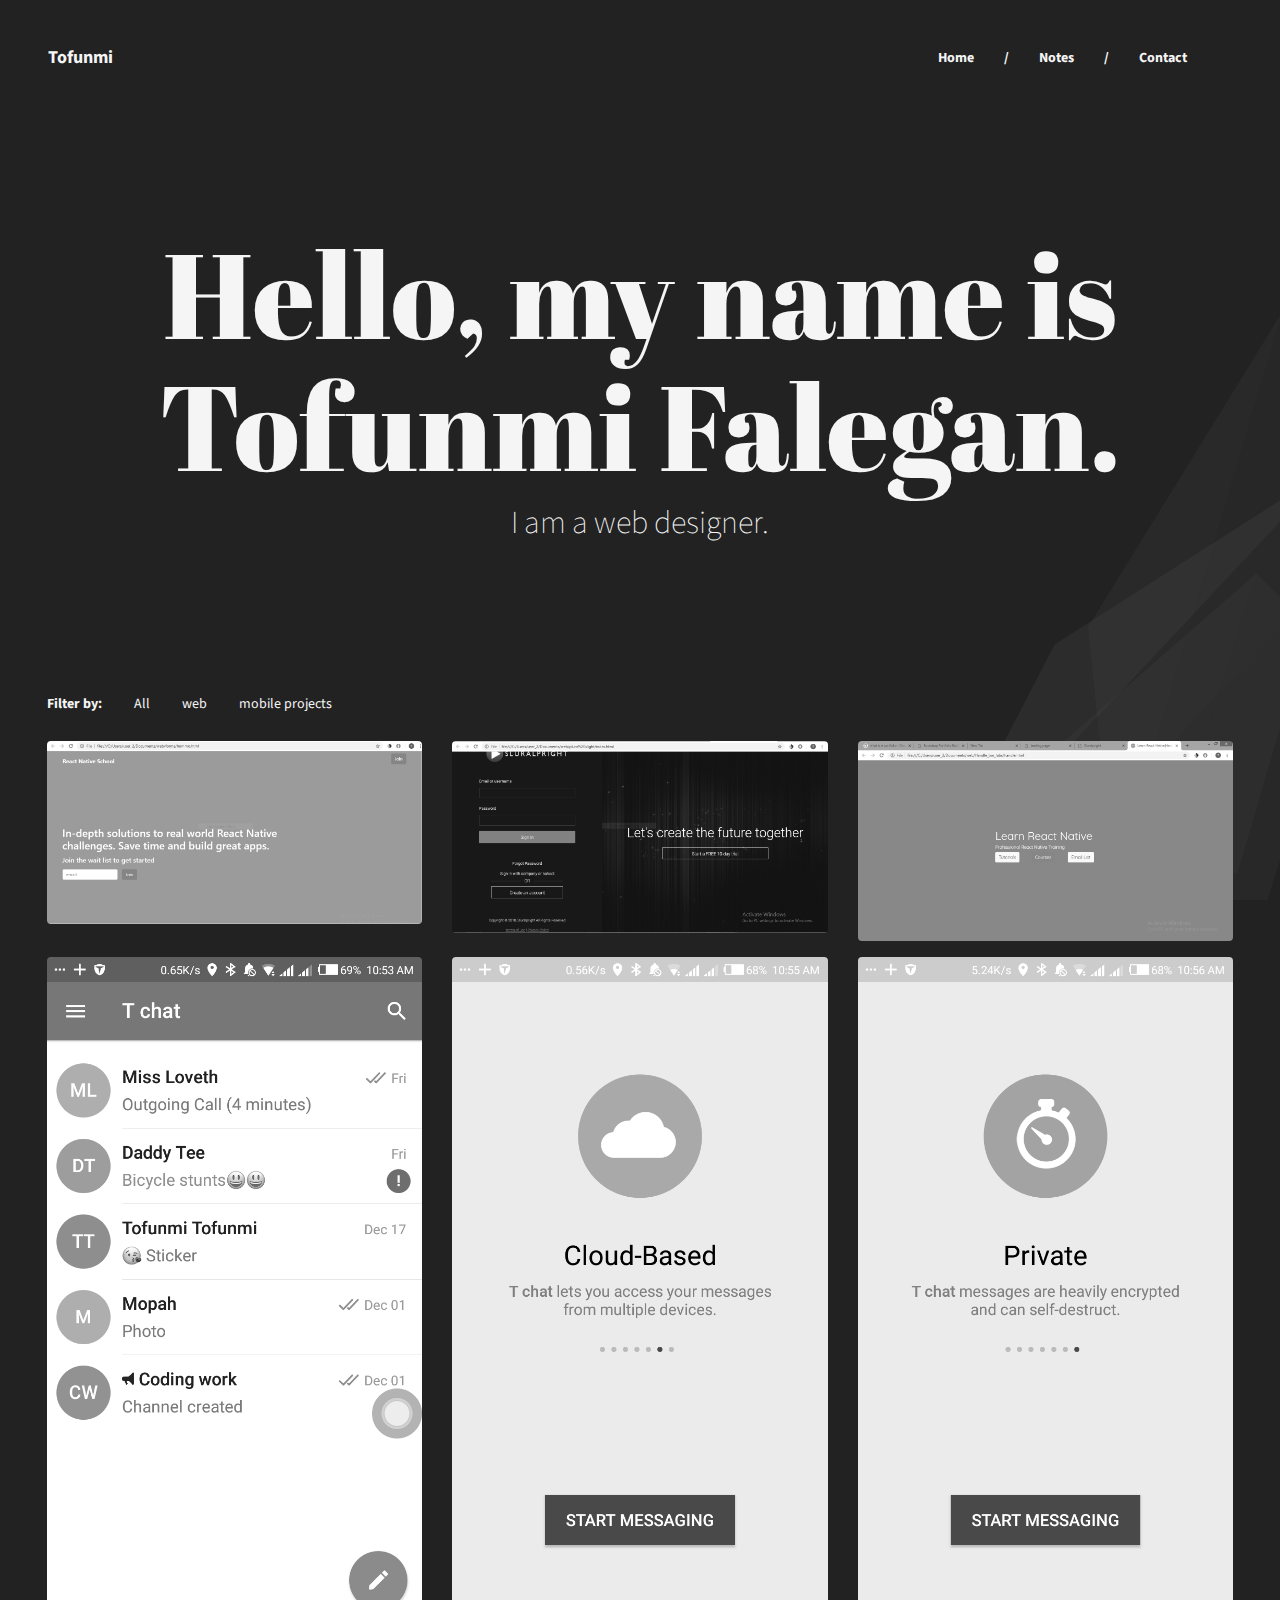
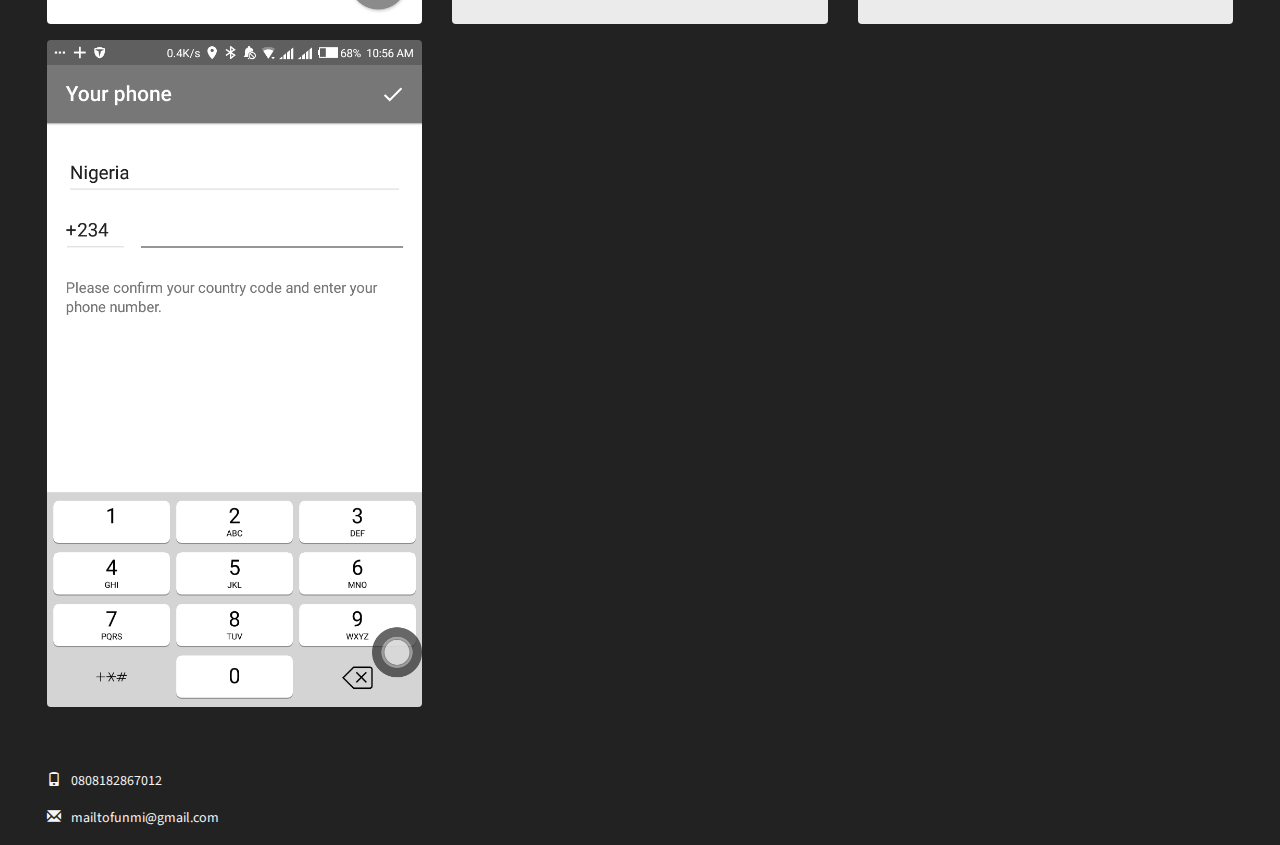
<file: index.html>
<!DOCTYPE html>
<!--[if lt IE 7]>      <html class="no-js lt-ie9 lt-ie8 lt-ie7"> <![endif]-->
<!--[if IE 7]>         <html class="no-js lt-ie9 lt-ie8"> <![endif]-->
<!--[if IE 8]>         <html class="no-js lt-ie9"> <![endif]-->
<!--[if gt IE 8]><!-->
<html class="no-js">
<!--<![endif]-->

<head>
  <meta charset="utf-8">
  <meta http-equiv="X-UA-Compatible" content="IE=edge">
  <title>Bootstrap Portfolio Build | Home</title>
  <meta name="description" content="">
  <meta name="viewport" content="width=device-width, initial-scale=1">
  <link rel="stylesheet" href="bower_components/bootstrap/dist/css/bootstrap.min.css">
  <link rel="stylesheet" href="css/style.css">
  <script src="js/vendor/modernizr-2.6.2.min.js"></script>
</head>

<body>
  <!--[if lt IE 7]>
            <p class="browsehappy">You are using an <strong>outdated</strong> browser. Please <a href="http://browsehappy.com/">upgrade your browser</a> to improve your experience.</p>
        <![endif]-->


  <nav class="navbar" role="navigation">
    <div class="container-fluid">
      <!-- Brand and toggle get grouped for better mobile display -->
      <div class="navbar-header">
        <button type="button" class="navbar-toggle collapsed" data-toggle="collapse" data-target="#bs-example-navbar-collapse-1">
          <span class="sr-only">Toggle navigation</span>
          <span class="icon-bar"></span>
          <span class="icon-bar"></span>
          <span class="icon-bar"></span>
        </button>
        <a class="navbar-brand" href="index.html">
          Tofunmi
        </a>
      </div>

      <!-- Collect the nav links, forms, and other content for toggling -->
      <div class="collapse navbar-collapse" id="bs-example-navbar-collapse-1">
        <ul class="nav navbar-nav navbar-right">
          <li><a href="index.html">Home</a></li>
          <li><a href="blog.html">Notes</a></li>
          <li><a href="contact.html">Contact</a></li>
        </ul>
      </div><!-- /.navbar-collapse -->
    </div><!-- /.container-fluid -->
  </nav>

  <div class="container-fluid text-center">
    <div class="jumbotron">
      <div class="row">
        <div class="col-md-10 col-md-offset-1">
          <h1>
            Hello, my name is Tofunmi Falegan.
          </h1>
          <p class="lead">
            I am a web designer.
          </p>
        </div>
      </div>
    </div>
  </div>

  <div class="filterable-portfolio container-fluid">

    <div class="row">
      <div class="col-md-12">
        <ul class="nav nav-pills portfolio-filter">
          <li class="portfolio-title">
            Filter by:
          </li>
          <li role="presentation">
            <a href="#" data-filter='*'>All</a>
          </li>
          <li role="presentation" >
            <a href="#" data-filter=".web">web</a>
          </li>
          <li role="presentation" >
            <a href="#" data-filter=".mobile">mobile projects</a>
          </li>
        </ul>
      </div>
    </div>

    <div class="portfolio-items row">

      <figure class="portfolio-item col-sm-4 item web">
        <a href="#">
          <img src="./img/first.PNG" class="img-responsive">
        </a>
      </figure>
      <figure class="portfolio-item col-sm-4 item web">
        <a href="#">
          <img src="./img/Capture.PNG" class="img-responsive">
        </a>
      </figure>
      <figure class="portfolio-item col-sm-4 item web">
        <a href="#">
          <img src="./img/third.PNG" class="img-responsive">
        </a>
      </figure>
      <figure class="portfolio-item col-sm-4 item mobile">
        <a href="#">
          <img src="./img/1.png" class="img-responsive">
        </a>
      </figure>
           <figure class="portfolio-item col-sm-4 item mobile">
        <a href="#">
          <img src="./img/3.png" class="img-responsive">
        </a>
      </figure>   
         <figure class="portfolio-item col-sm-4 item mobile">
        <a href="#">
          <img src="./img/4.png" class="img-responsive">
        </a>
      </figure>      <figure class="portfolio-item col-sm-4 item mobile">
        <a href="#">
          <img src="./img/5.png" class="img-responsive">
        </a>
      </figure>
    </div>

  </div>


  <footer class="container-fluid site-footer">
    <div class="row">
      <div class="col-md-12">

        <p>
          <span class="glyphicon glyphicon-phone" aria-hidden="true"></span> 0808182867012
        </p>
        <p>
          <span class="glyphicon glyphicon-envelope" aria-hidden="true"></span> mailtofunmi@gmail.com
        </p>

      </div>
    </div>
  </footer>


  <script src="http://ajax.googleapis.com/ajax/libs/jquery/1.10.2/jquery.min.js"></script>
  <script>
    window.jQuery || document.write('<script src="js/vendor/jquery-1.10.2.min.js"><\/script>')
  </script>
  <script src="bower_components/bootstrap/dist/js/bootstrap.min.js"></script>
  <script src="bower_components/isotope/dist/isotope.pkgd.min.js"></script>
  <script src="js/plugins.js"></script>
  <script src="js/main.js"></script>
</body>

</html>
</file>
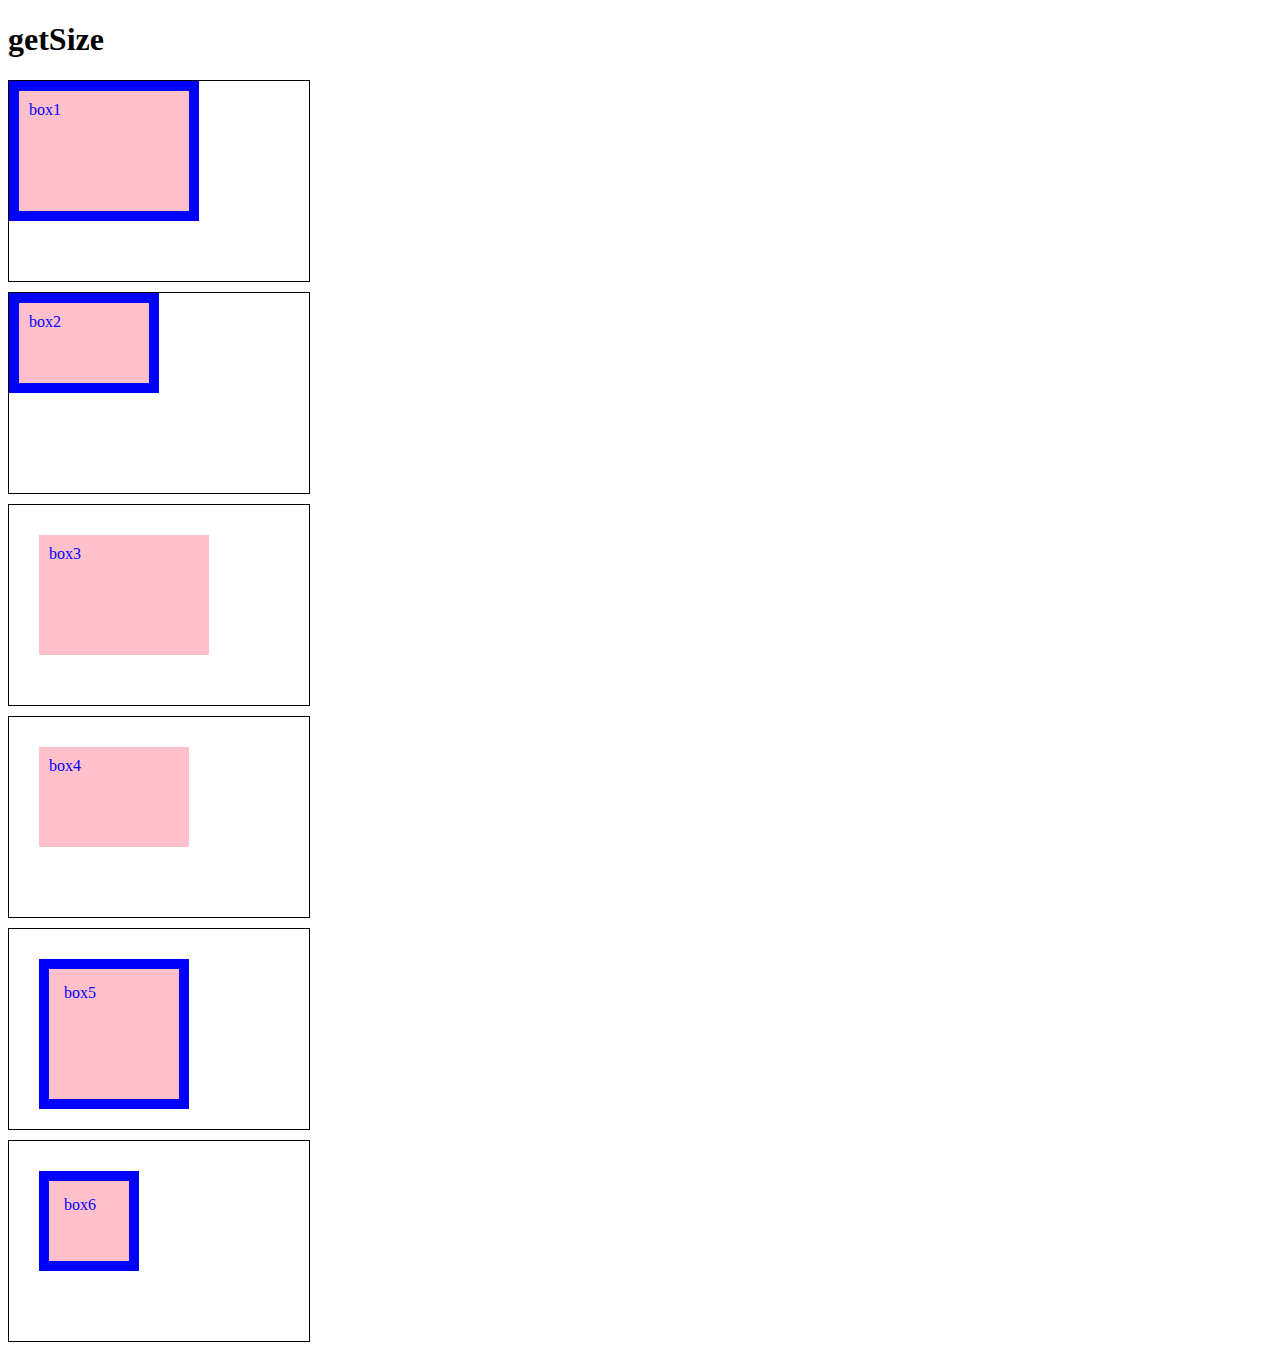
<file: bower_components/get-size/index.html>
<!doctype html>
<html>
<head>
  <meta charset="utf-8">

  <title>getSize</title>

  <style>
    .container {
      width: 300px;
      height: 200px;
      margin-bottom: 10px;
      border: 1px solid;
      position: relative;
    }

    .box {
      color: blue;
      background: pink;
    }

    .border-box {
      -webkit-box-sizing: border-box;
         -moz-box-sizing: border-box;
              box-sizing: border-box;
    }

    #box1, #box2 {
      width: 50%;
      height: 50%;
      border: 10px solid;
      padding: 10px;
    }

    #box3, #box4 {
       width: 50%;
       height: 50%;
       border: 0px solid;
       margin: 10%;
       padding: 10px;
     }

    #box5, #box6 {
       width: 100px;
       height: 100px;
       border: 10px solid;
       margin: 10%;
       padding: 5%;
     }

    </style>

</head>
<body>

  <h1>getSize</h1>

  <div class="container">
    <div id="box1" class="box">box1</div>
  </div>

  <div class="container">
    <div id="box2" class="box border-box">box2</div>
  </div>

  <div class="container">
    <div id="box3" class="box">box3</div>
  </div>

  <div class="container">
    <div id="box4" class="box border-box">box4</div>
  </div>

  <div class="container">
    <div id="box5" class="box">box5</div>
  </div>

  <div class="container">
    <div id="box6" class="box border-box">box6</div>
  </div>

  <script src="get-size.js"></script>

</body>
</html>
</file>
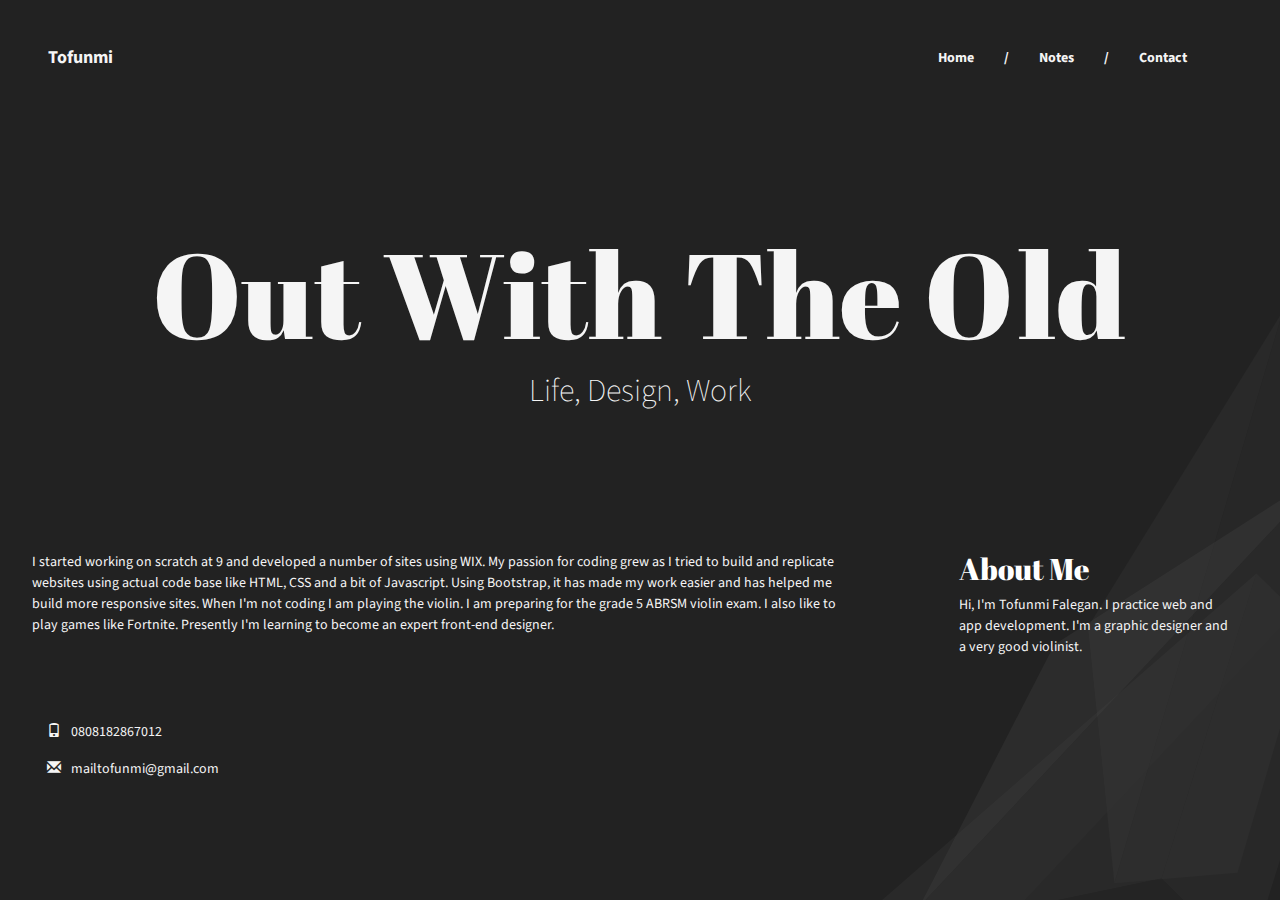
<file: blog.html>
<!DOCTYPE html>
<!--[if lt IE 7]>      <html class="no-js lt-ie9 lt-ie8 lt-ie7"> <![endif]-->
<!--[if IE 7]>         <html class="no-js lt-ie9 lt-ie8"> <![endif]-->
<!--[if IE 8]>         <html class="no-js lt-ie9"> <![endif]-->
<!--[if gt IE 8]><!-->
<html class="no-js">
<!--<![endif]-->

<head>
  <meta charset="utf-8">
  <meta http-equiv="X-UA-Compatible" content="IE=edge">
  <title>Bootstrap Portfolio Build | Blog</title>
  <meta name="description" content="">
  <meta name="viewport" content="width=device-width, initial-scale=1">
  <link rel="stylesheet" href="bower_components/bootstrap/dist/css/bootstrap.min.css">
  <link rel="stylesheet" href="css/style.css">
  <script src="js/vendor/modernizr-2.6.2.min.js"></script>
</head>

<body>
  <!--[if lt IE 7]>
            <p class="browsehappy">You are using an <strong>outdated</strong> browser. Please <a href="http://browsehappy.com/">upgrade your browser</a> to improve your experience.</p>
        <![endif]-->


  <nav class="navbar" role="navigation">
    <div class="container-fluid">
      <!-- Brand and toggle get grouped for better mobile display -->
      <div class="navbar-header">
        <button type="button" class="navbar-toggle collapsed" data-toggle="collapse" data-target="#bs-example-navbar-collapse-1">
          <span class="sr-only">Toggle navigation</span>
          <span class="icon-bar"></span>
          <span class="icon-bar"></span>
          <span class="icon-bar"></span>
        </button>
        <a class="navbar-brand" href="index.html">
          Tofunmi
        </a>
      </div>

      <!-- Collect the nav links, forms, and other content for toggling -->
      <div class="collapse navbar-collapse" id="bs-example-navbar-collapse-1">
        <ul class="nav navbar-nav navbar-right">
          <li><a href="index.html">Home</a></li>
          <li><a href="blog.html">Notes</a></li>
          <li><a href="contact.html">Contact</a></li>
        </ul>
      </div><!-- /.navbar-collapse -->
    </div><!-- /.container-fluid -->
  </nav>

  <div class="container-fluid text-center">
    <div class="jumbotron">
      <div class="row">
        <div class="col-md-10 col-md-offset-1">
          <h1>
            Out With The Old
          </h1>
          <p class="lead">
            Life, Design, Work
          </p>
        </div>
      </div>
    </div>
  </div>

  <div class="page-blog container-fluid">
    <div class="row">

      <aside class="sidebar col-md-3 col-md-offset-1 col-md-push-8">

        <div class="widget">
          <h2>About Me</h2>
          <p>
            Hi, I'm Tofunmi Falegan. I practice web and app development. I'm a graphic designer and a very good
            violinist.
          </p>
        </div>

       
      </aside>

      <div class="posts col-md-8 col-md-pull-4">

        <div class="row">
          <p>
            I started working on scratch at 9 and developed a number of sites using WIX.
            My passion for coding grew as I tried to build and replicate websites using actual code base like HTML,
            CSS and a bit of Javascript. Using Bootstrap, it has made my work easier and has helped me build more
            responsive sites.
            When I'm not coding I am playing the violin. I am preparing for the grade 5 ABRSM violin exam. I also like to play games like Fortnite.

            Presently I'm learning to become an expert front-end designer.
          </p>

        </div>
      </div>

    </div>
  </div>

  <footer class="container-fluid site-footer">
    <div class="row">
      <div class="col-md-12">

        <p>
          <span class="glyphicon glyphicon-phone" aria-hidden="true"></span> 0808182867012
        </p>
        <p>
          <span class="glyphicon glyphicon-envelope" aria-hidden="true"></span> mailtofunmi@gmail.com
        </p>

      </div>
    </div>
  </footer>


  <script src="http://ajax.googleapis.com/ajax/libs/jquery/1.10.2/jquery.min.js"></script>
  <script>
    window.jQuery || document.write('<script src="js/vendor/jquery-1.10.2.min.js"><\/script>')
  </script>
  <script src="bower_components/bootstrap/dist/js/bootstrap.min.js"></script>
  <script src="bower_components/isotope/dist/isotope.pkgd.min.js"></script>
  <script src="js/plugins.js"></script>
  <script src="js/main.js"></script>
</body>

</html>
</file>
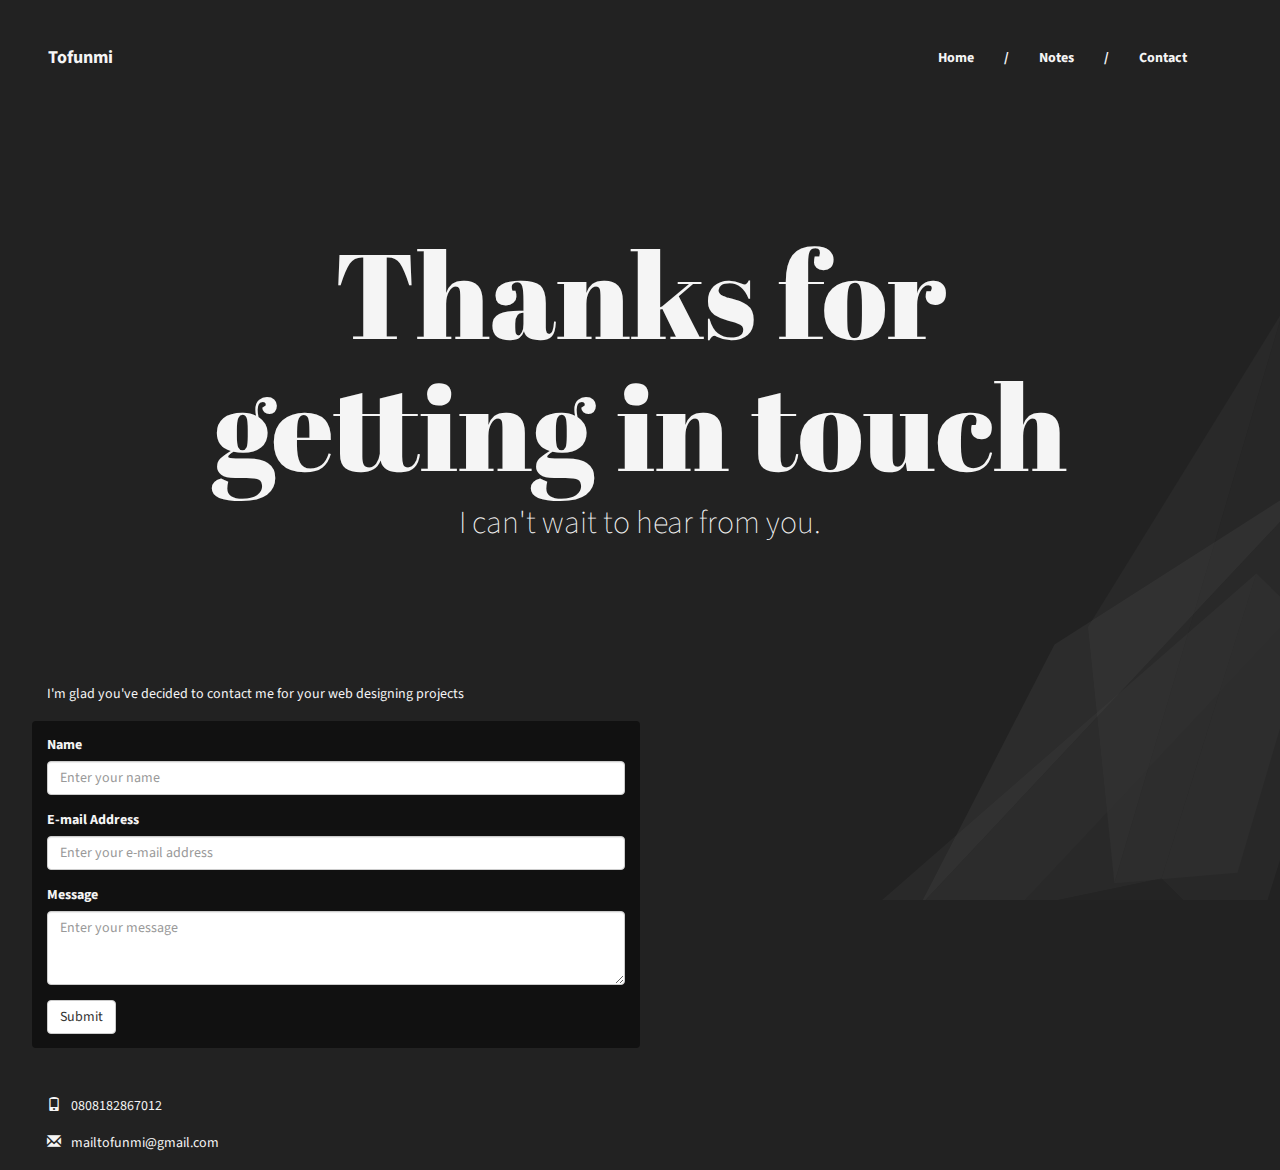
<file: contact.html>
<!DOCTYPE html>
<!--[if lt IE 7]>      <html class="no-js lt-ie9 lt-ie8 lt-ie7"> <![endif]-->
<!--[if IE 7]>         <html class="no-js lt-ie9 lt-ie8"> <![endif]-->
<!--[if IE 8]>         <html class="no-js lt-ie9"> <![endif]-->
<!--[if gt IE 8]><!--> <html class="no-js"> <!--<![endif]-->
    <head>
        <meta charset="utf-8">
        <meta http-equiv="X-UA-Compatible" content="IE=edge">
        <title>Bootstrap Portfolio Build | Contact</title>
        <meta name="description" content="">
        <meta name="viewport" content="width=device-width, initial-scale=1">
        <link rel="stylesheet" href="bower_components/bootstrap/dist/css/bootstrap.min.css">
        <link rel="stylesheet" href="css/style.css">
        <script src="js/vendor/modernizr-2.6.2.min.js"></script>
    </head>
    <body>
        <!--[if lt IE 7]>
            <p class="browsehappy">You are using an <strong>outdated</strong> browser. Please <a href="http://browsehappy.com/">upgrade your browser</a> to improve your experience.</p>
        <![endif]-->


        <nav class="navbar" role="navigation">
          <div class="container-fluid">
            <!-- Brand and toggle get grouped for better mobile display -->
            <div class="navbar-header">
              <button type="button" class="navbar-toggle collapsed" data-toggle="collapse" data-target="#bs-example-navbar-collapse-1">
                <span class="sr-only">Toggle navigation</span>
                <span class="icon-bar"></span>
                <span class="icon-bar"></span>
                <span class="icon-bar"></span>
              </button>
              <a class="navbar-brand" href="index.html">
                Tofunmi
              </a>
            </div>

            <!-- Collect the nav links, forms, and other content for toggling -->
            <div class="collapse navbar-collapse" id="bs-example-navbar-collapse-1">
              <ul class="nav navbar-nav navbar-right">
                <li><a href="index.html">Home</a></li>
                <li><a href="blog.html">Notes</a></li>
                <li><a href="contact.html">Contact</a></li>
              </ul>
            </div><!-- /.navbar-collapse -->
          </div><!-- /.container-fluid -->
        </nav>

        <div class="container-fluid text-center">
          <div class="jumbotron">
            <div class="row">
              <div class="col-md-10 col-md-offset-1">
                <h1>
                  Thanks for getting in touch
                </h1>
                <p class="lead">
                  I can't wait to hear from you.
                </p>
              </div>
            </div>
          </div>
        </div>

        <div class="page-contact container-fluid">

          <div class="row">
            <div class="col-md-6">
              <p>
                I'm glad you've decided to contact me for your web designing projects
              </p>
            </div>
          </div>

          <div class="row">
            <div class="contact-form col-md-6">

              <form role="form">
                <div class="form-group">
                  <label for="exampleInputName1">Name</label>
                  <input type="text" class="form-control" id="exampleInputName1" placeholder="Enter your name">
                </div>
                <div class="form-group">
                  <label for="exampleInputEmail1">E-mail Address</label>
                  <input type="email" class="form-control" id="exampleInputEmail1" placeholder="Enter your e-mail address">
                </div>
                <div class="form-group">
                  <label for="exampleTextareaMessage1">Message</label>
                  <textarea class="form-control" rows="3" id="exampleTextareaMessage1" placeholder="Enter your message"></textarea>
                </div>
                <button type="submit" class="btn btn-default">Submit</button>
              </form>

            </div>

          </div>
        </div>

        <footer class="container-fluid site-footer">
          <div class="row">
            <div class="col-md-12">

              <p>
                <span class="glyphicon glyphicon-phone" aria-hidden="true"></span> 0808182867012
              </p>
              <p>
                <span class="glyphicon glyphicon-envelope" aria-hidden="true"></span> mailtofunmi@gmail.com
              </p>

            </div>
          </div>
        </footer>

        <script src="http://ajax.googleapis.com/ajax/libs/jquery/1.10.2/jquery.min.js"></script>
        <script>window.jQuery || document.write('<script src="js/vendor/jquery-1.10.2.min.js"><\/script>')</script>
        <script src="bower_components/bootstrap/dist/js/bootstrap.min.js"></script>
        <script src="bower_components/isotope/dist/isotope.pkgd.min.js"></script>
        <script src="js/plugins.js"></script>
        <script src="js/main.js"></script>
    </body>
</html>
</file>
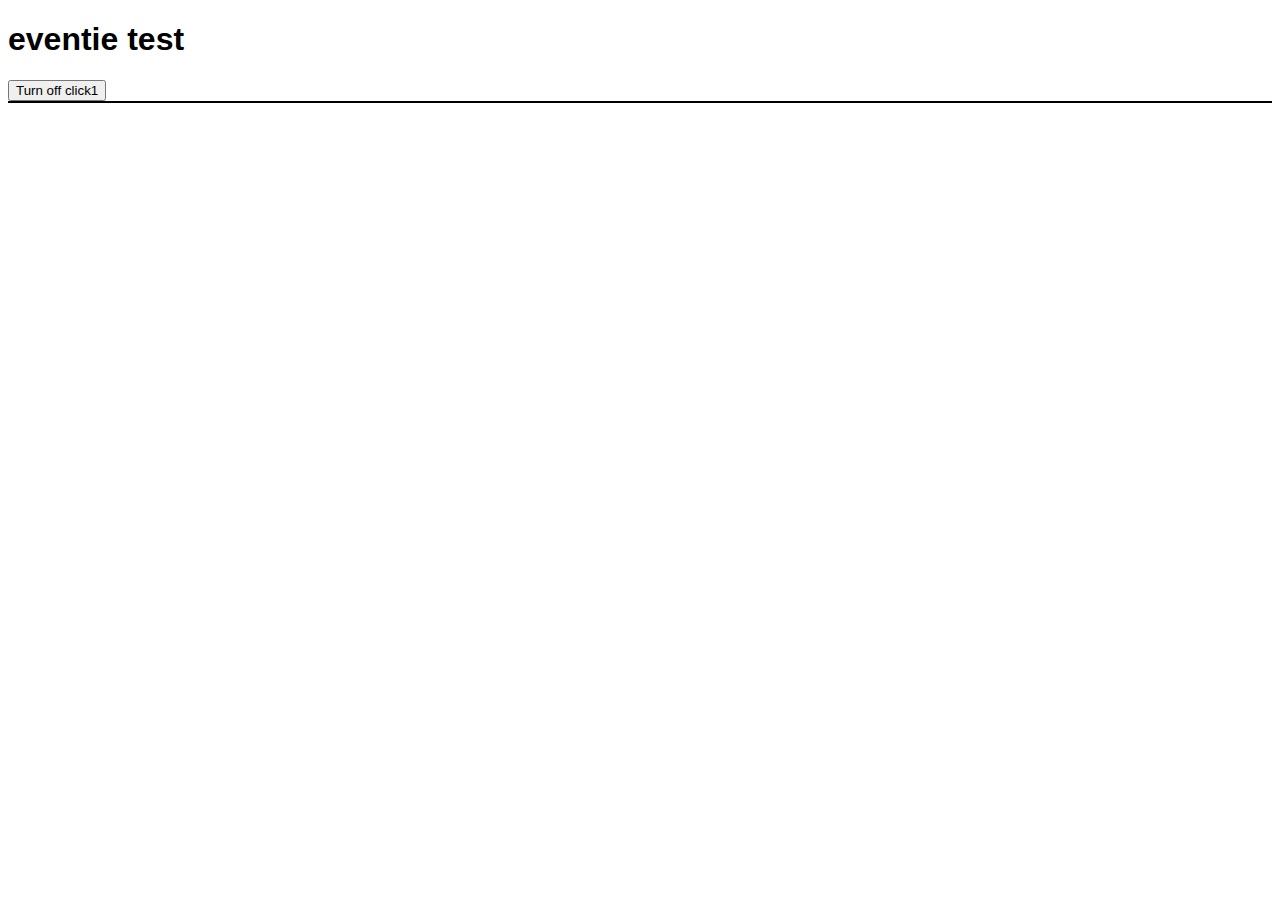
<file: bower_components/eventie/test.html>
<!doctype html>
<html>
<head>
  <meta charset="utf-8">

  <title>eventie test</title>
<style>
html, body { height: 100%; }

body { font-family: sans-serif; }

#output {
  font-size: 12px;
  border: 1px solid;
}
</style>

<script src="eventie.js"></script>
<script>
( function() {

var output;

function addText( message ) {
  output.innerHTML += '\<br\>' + message;
}

function Handler() {
  this.firstName = 'Ralph';
}

Handler.prototype.handleEvent = function( event ) {
  addText( this.firstName + ' handler on ' + event.type + ' at ' + (new Date()).getTime() );
};

function onClick1() {
  addText('click 1 on ' + this.nodeName + ' at ' + (new Date()).getTime() );
}

window.onload = function() {
  output = document.getElementById('output');
  var hndlr = new Handler();
    
  eventie.bind( document.body, 'click', onClick1 );
  eventie.bind( document.body, 'click', hndlr );
  eventie.bind( document.getElementById('turn-off'), 'click', function() {
    eventie.unbind( document.body, 'click', onClick1 );  
  }, false );

  function onResize() {
    console.log('resize');
  }

  eventie.bind( window, 'resize', onResize );
  eventie.unbind( window, 'resize', onResize );

  ( function() {
    var img = new Image();
    eventie.bind( img, 'load', function( event ) {
      var isImg = event.target === img;
      addText('img event.target is img: ' + isImg );
    });
    var w = Math.floor( Math.random() * 200 ) + 400;
    var h = Math.floor( Math.random() * 200 ) + 400;
    img.src = 'http://lorempixel.com/' + w + '/' + h;
  })();

};

})();
</script>

</head>
<body>

  <h1>eventie test</h1>

  <button id="turn-off">Turn off click1 </button>
  <div id="output"></div>

</body>
</html>
</file>
<file: css/style.css>
@import 'main.css';
@import url("//fonts.googleapis.com/css?family=Source+Sans+Pro:400,600,700");
@import url("//fonts.googleapis.com/css?family=Abril+Fatface");
.navbar .navbar-brand,
.navbar .navbar-nav > li > a,
.filterable-portfolio .nav-pills a,
.portfolio-item img,
.posts .post img,
.posts .post-excerpt .post-meta a,
.recent-projects img {
  -webkit-transition: all 200ms ease;
          transition: all 200ms ease;
}
html {
  padding: 2rem;
  background: currentcolor url("../img/abstract-bg.svg") right bottom no-repeat;
  height: 100%;
  background-attachment: fixed;
  overflow-y: scroll;
}
body {
  background: none;
  font-family: 'Source Sans Pro', sans-serif;
  line-height: 1.5;
  color: #f5f5f5;
}
h1,
h2,
h3 {
  font-family: 'Abril Fatface', sans-serif;
  color: #fff;
}
h1,
h2,
h3,
h4,
h5,
h6 {
  margin-top: 0;
}
p {
  margin-bottom: 1rem;
}

.navbar .navbar-brand,
.navbar .navbar-nav > li > a {
  color: #f5f5f5;
  font-weight: bold;
}
.navbar .navbar-brand:hover,
.navbar .navbar-nav > li > a:hover {
  color: #4e9af3;
  background: none;
}
.navbar-nav > li > a:after {
  content: '/';
  margin-left: 30px;
  color: #f5f5f5;
}
.navbar-nav > li:last-child > a:after {
  content: '';
}
.navbar-toggle {
  background: #111;
}
.navbar-toggle .icon-bar {
  background: #f5f5f5;
}
@media (max-width: 768px) {
  .navbar-nav > li > a {
    background: #111;
    border-radius: 4px;
    margin-bottom: 3px;
  }
}
@media (max-width: 768px) {
  .navbar-nav > li > a:after {
    content: '';
  }
}

.container-fluid .jumbotron {
  padding-left: 0;
  padding-right: 0;
}
.jumbotron {
  background: none;
  margin-top: 75px;
  margin-bottom: 75px;
}
.jumbotron h1 {
  font-size: 120px;
}
.jumbotron .lead {
  font-size: 32px;
}
@media (max-width: 992px) {
  .jumbotron h1 {
    font-size: 72px;
  }
}
@media (max-width: 768px) {
  .jumbotron h1 {
    font-size: 40px;
  }
  .jumbotron .lead {
    font-size: 20px;
  }
}

.portfolio-title {
  padding: 10px 15px;
  padding-left: 0;
  font-weight: bold;
}
.nav-pills>li.active>a,
.nav-pills>li.active>a:hover,
.nav-pills>li.active>a:focus {
  background: #111;
  color: #f5f5f5;
}
.nav-pills a {
  color: #f5f5f5;
}
.nav>li>a:hover, .nav>li>a:focus {
  background: none;
  color: #4e9af3;
}
.filterable-portfolio .nav-pills {
  margin-bottom: 1rem;
}

.portfolio-item {
  margin-bottom: 1rem;
}
.portfolio-item img {
  border-radius: 4px;
  -webkit-filter: grayscale(100%);
          filter: grayscale(100%);
}
.portfolio-item:hover img {
  box-shadow: 0 0 0 5px rgba(0,0,0,0.05);
  -webkit-filter: grayscale(50%);
          filter: grayscale(50%);
}
.filterable-portfolio {
  margin-bottom: 3rem;
}


.posts {
  margin-bottom: 3rem;
}
.post {
  margin-bottom: 1rem;
}
.post img {
  border-radius: 4px;
  -webkit-filter: grayscale(100%);
          filter: grayscale(100%);
  margin-bottom: 1rem;
}
.post:hover img {
  -webkit-filter: grayscale(50%);
          filter: grayscale(50%);
}
.post-excerpt header h3 {
  margin-bottom: 0.25rem;
}
.post-excerpt header a {
  color: #f5f5f5;
}
.post-excerpt header a:hover {
  text-decoration: none;
}
.post-excerpt .post-meta {
  color: #838383;
}
.post-excerpt .post-meta a {
  color: #838383;
  border-bottom: 1px dotted #111;
}
.post-excerpt .post-meta a:hover {
  color: #c1c1c1;
  border-bottom: 0;
}

.sidebar {
  margin-bottom: 1rem;
}
.sidebar .widget {
  margin-bottom: 3rem;
}
.sidebar ul {
  padding: 0;
  list-style: none;
}
.sidebar li {
  margin-bottom: 0.5rem;
}
.sidebar li a {
  color: #696969;
}
.sidebar li a:hover {
  text-decoration: none;
  border-bottom: 1px dotted #838383;
}
.recent-projects li {
  margin-bottom: 1rem;
}
.recent-projects img {
  border-radius: 4px;
  -webkit-filter: grayscale(100%);
          filter: grayscale(100%);
}
.recent-projects img:hover {
  -webkit-filter: grayscale(50%);
          filter: grayscale(50%);
}

.contact-form {
  background: #111;
  padding-top: 1em;
  padding-bottom: 1em;
  border-radius: 4px;
  margin-bottom: 3rem;
}

a {
  color: #4e9af3;
}

.site-footer {
  margin-bottom: 3rem;
}
.site-footer span {
  margin-right: 0.5em;
}
</file>
